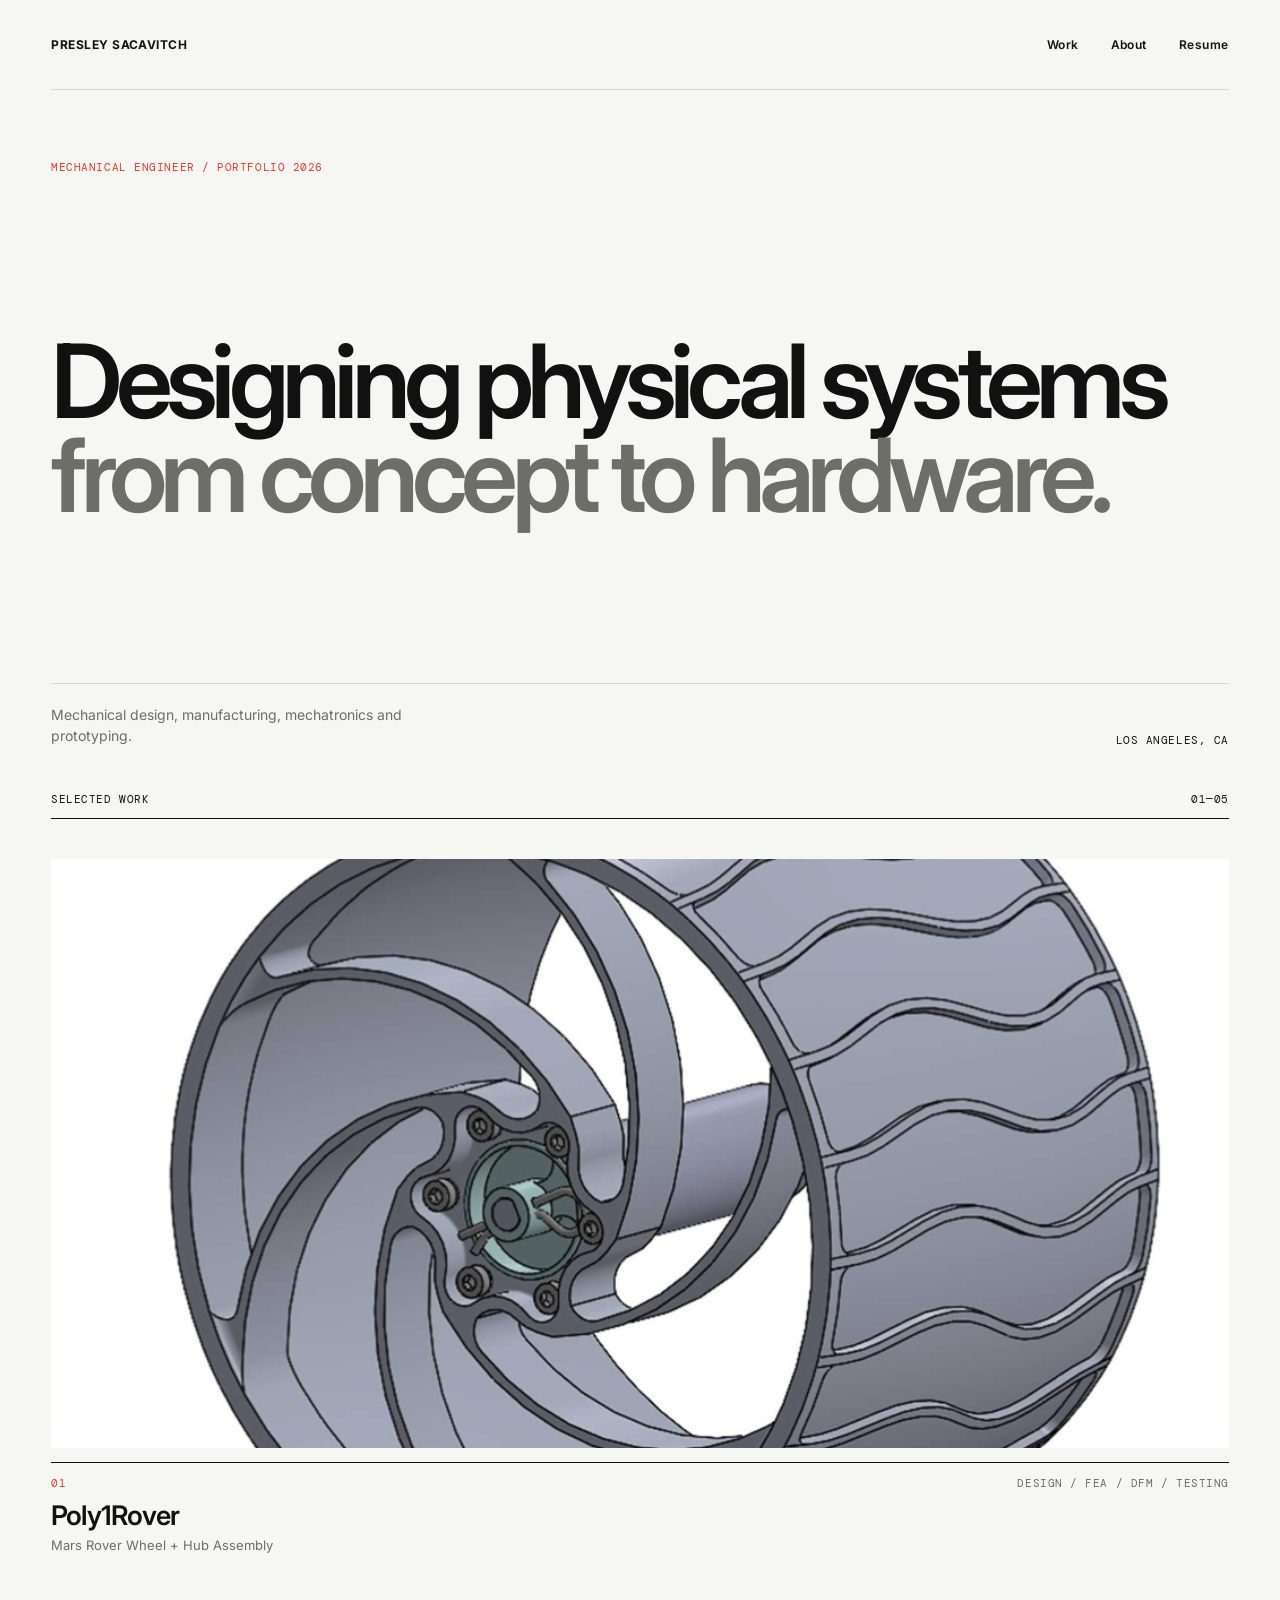
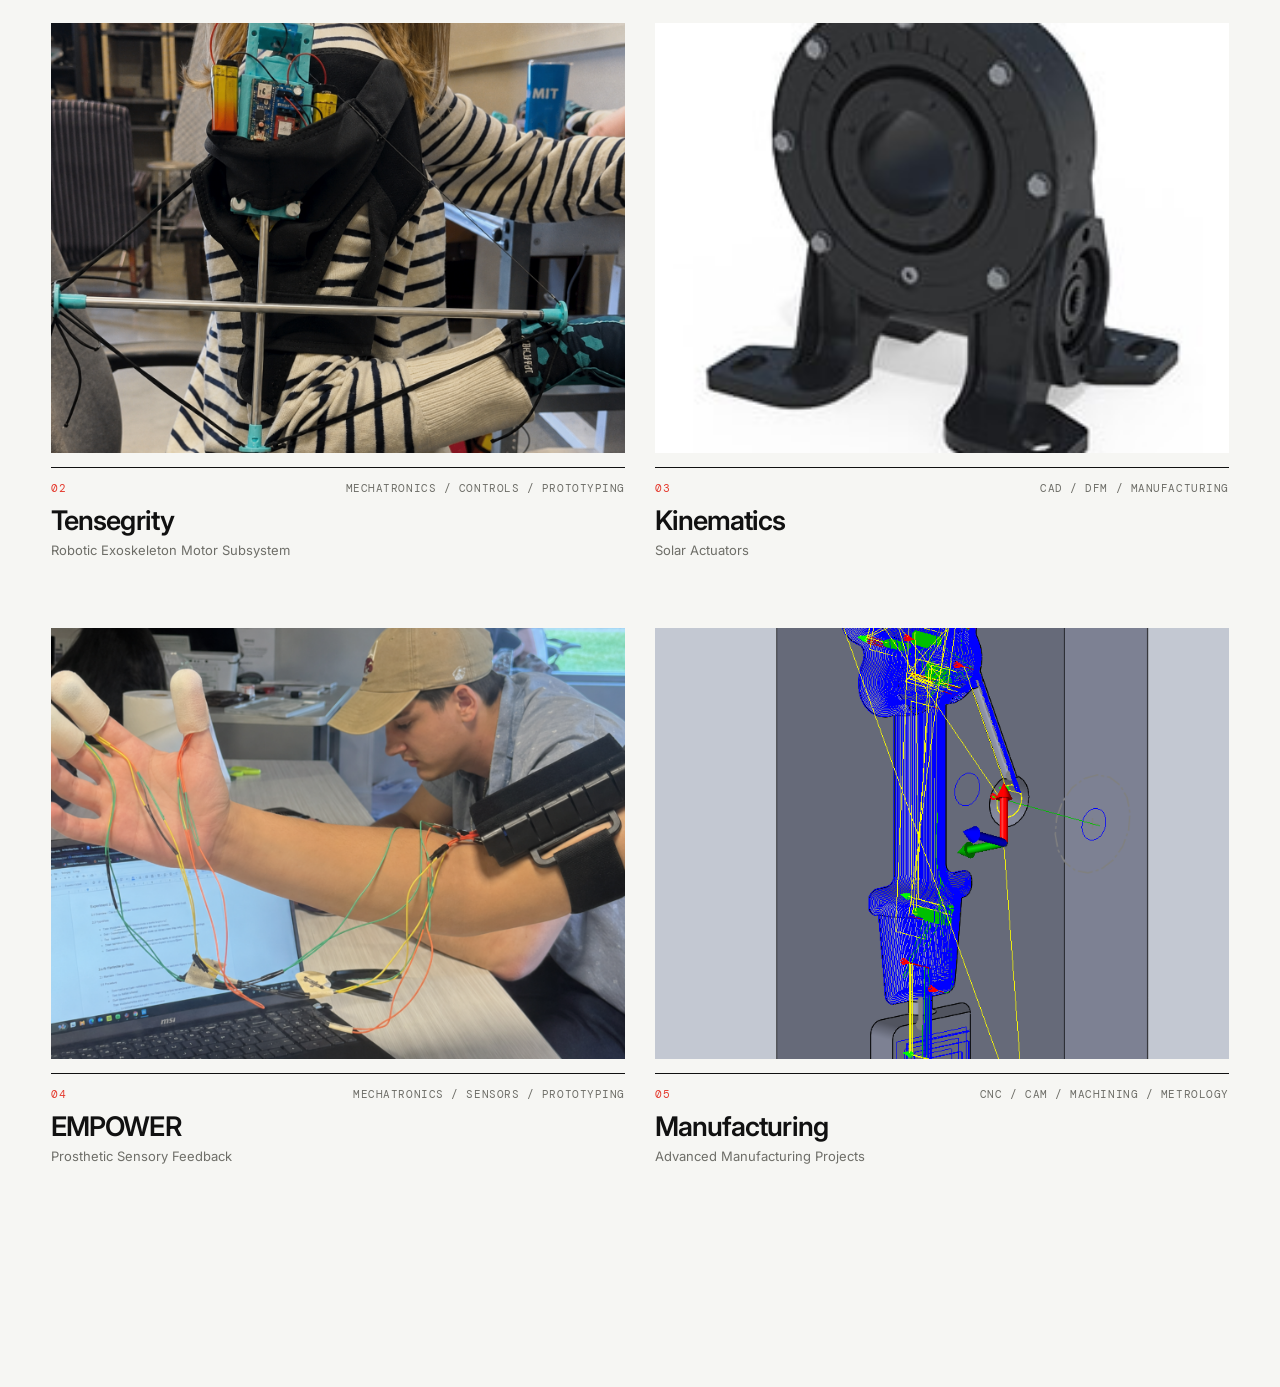
<file: index.html>
<!DOCTYPE html>
<html lang="en">

<head>
  <meta charset="UTF-8">
  <meta name="viewport" content="width=device-width, initial-scale=1.0">

  <title>Presley Sacavitch | Mechanical Engineer</title>

  <link rel="preconnect" href="https://fonts.googleapis.com">
  <link rel="preconnect" href="https://fonts.gstatic.com" crossorigin>

  <link
    href="https://fonts.googleapis.com/css2?family=DM+Mono:wght@300;400;500&family=Inter:wght@400;500;600;700&display=swap"
    rel="stylesheet"
  >

  <link rel="stylesheet" href="css/styles.css">
</head>

<body>

  <header class="site-header">
    <a class="name" href="/">PRESLEY SACAVITCH</a>

    <nav>
      <a href="#work">Work</a>
      <a href="#about">About</a>
      <a href="resume.pdf">Resume</a>
    </nav>
  </header>


  <main>

    <section class="hero">
      <div class="eyebrow">MECHANICAL ENGINEER / PORTFOLIO 2026</div>

      <h1>
        Designing physical systems
        <span>from concept to hardware.</span>
      </h1>

      <div class="hero-bottom">
        <p>
          Mechanical design, manufacturing,
          mechatronics and prototyping.
        </p>

        <div class="location">LOS ANGELES, CA</div>
      </div>
    </section>


    <section class="projects" id="work">

  <div class="section-heading">
    <span>SELECTED WORK</span>
    <span>01—05</span>
  </div>


  <!-- =====================================
       01 / POLY1ROVER — FEATURED
       ===================================== -->

  <a href="projects/poly1rover.html" class="project-link">

    <article class="project project-featured">

      <div class="project-image">
        <img
          src="assets/rover/hero.png"
          alt="Poly1Rover wheel and hub assembly"
        >
      </div>

      <div class="project-info">

        <div>
          <span class="project-number">01</span>
          <h2>Poly1Rover</h2>
          <p>Mars Rover Wheel + Hub Assembly</p>
        </div>

        <span class="project-tags">
          DESIGN / FEA / DFM / TESTING
        </span>

      </div>

    </article>

  </a>



  <!-- =====================================
       SMALLER PROJECT GRID
       ===================================== -->

  <div class="project-grid">


    <!-- =====================================
         02 / TENSEGRITY
         ===================================== -->

    <a href="projects/tensegrity.html" class="project-link">

      <article class="project">

        <div class="project-image">
          <img
            src="assets/tensegrity/exoskel-arm.png"
            alt="Tensegrity robotic exoskeleton prototype"
          >
        </div>

        <div class="project-info">

          <div>
            <span class="project-number">02</span>
            <h2>Tensegrity</h2>
            <p>Robotic Exoskeleton Motor Subsystem</p>
          </div>

          <span class="project-tags">
            MECHATRONICS / CONTROLS / PROTOTYPING
          </span>

        </div>

      </article>

    </a>



    <!-- =====================================
         03 / KINEMATICS
         ===================================== -->

    <a href="projects/kinematics.html" class="project-link">

      <article class="project">

        <div class="project-image">
          <img
            src="assets/kinematics/ST6.jpg"
            alt="Kinematics ST Series"
          >
        </div>

        <div class="project-info">

          <div>
            <span class="project-number">03</span>
            <h2>Kinematics</h2>
            <p>Solar Actuators</p>
          </div>

          <span class="project-tags">
            CAD / DFM / MANUFACTURING
          </span>

        </div>

      </article>

    </a>



    <!-- =====================================
         04 / EMPOWER
         ===================================== -->

    <a href="projects/empower.html" class="project-link">

      <article class="project">

        <div class="project-image">
        <img
          src="assets/empower/sensory-feedback-full.png"
          alt="EMPOWER prosthetic sensory feedback system"
        >
      </div>

        <div class="project-info">

          <div>
            <span class="project-number">04</span>
            <h2>EMPOWER</h2>
            <p>Prosthetic Sensory Feedback</p>
          </div>

          <span class="project-tags">
            MECHATRONICS / SENSORS / PROTOTYPING
          </span>

        </div>

      </article>

    </a>



    <!-- =====================================
         05 / MANUFACTURING
         ===================================== -->

    <a href="projects/manufacturing.html" class="project-link">

      <article class="project">

        <div class="project-image">
        <img
          src="assets/manufacturing/mold-toolpath.png"
          alt="Toolpath for injectionmold manufacturing"
        >
      </div>

        <div class="project-info">

          <div>
            <span class="project-number">05</span>
            <h2>Manufacturing</h2>
            <p>Advanced Manufacturing Projects</p>
          </div>

          <span class="project-tags">
            CNC / CAM / MACHINING / METROLOGY
          </span>

        </div>

      </article>

    </a>


  </div>

</section>
</file>
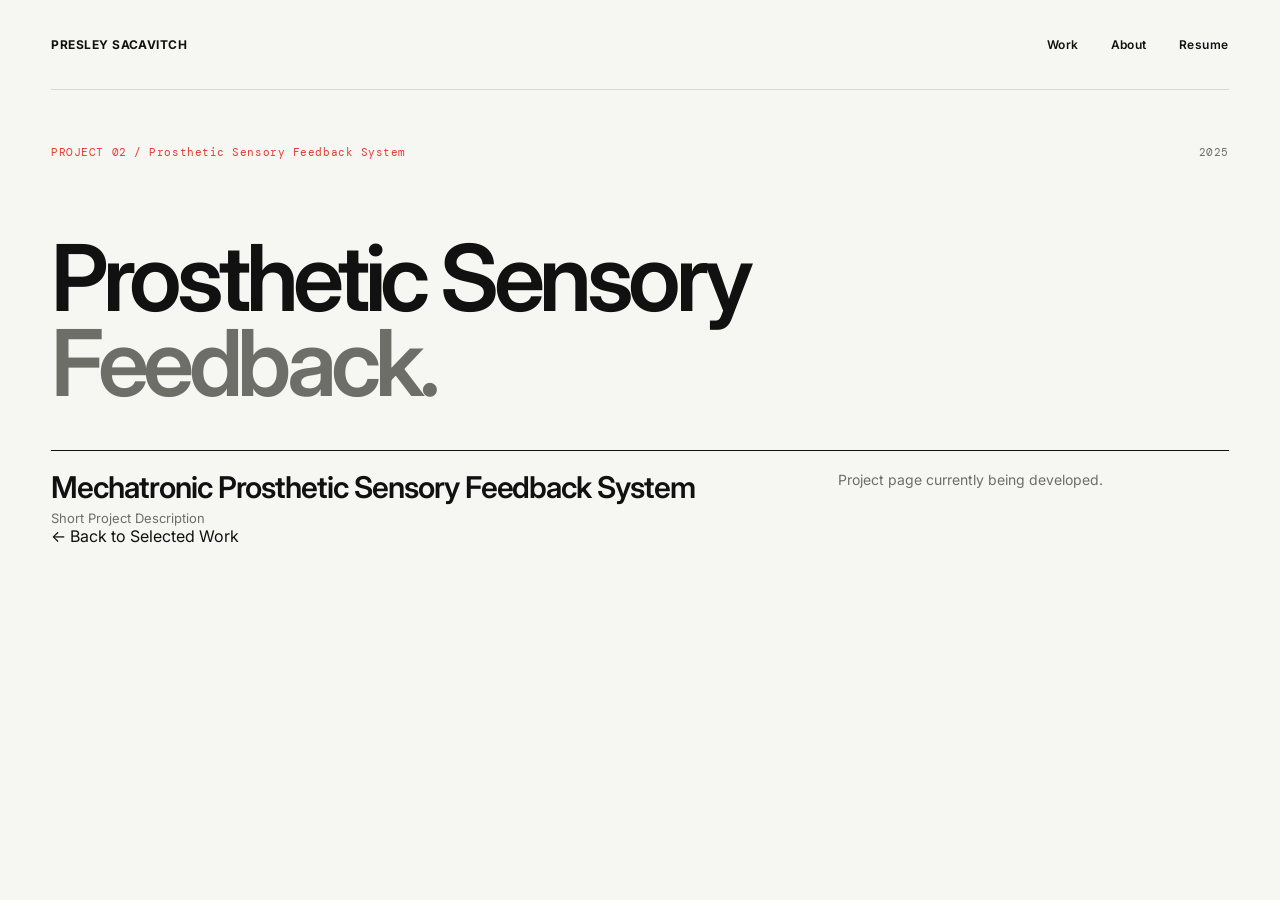
<file: projects/empower.html>
<!DOCTYPE html>
<html lang="en">

<head>
  <meta charset="UTF-8">
  <meta name="viewport" content="width=device-width, initial-scale=1.0">

  <title>PROJECT NAME | Presley Sacavitch</title>

  <link rel="preconnect" href="https://fonts.googleapis.com">
  <link rel="preconnect" href="https://fonts.gstatic.com" crossorigin>

  <link
    href="https://fonts.googleapis.com/css2?family=DM+Mono:wght@300;400;500&family=Inter:wght@400;500;600;700&display=swap"
    rel="stylesheet"
  >

  <link rel="stylesheet" href="../css/styles.css">
</head>


<body>

  <header class="site-header">

    <a class="name" href="../index.html">
      PRESLEY SACAVITCH
    </a>

    <nav>
      <a href="../index.html#work">Work</a>
      <a href="../index.html#about">About</a>
      <a href="../resume.pdf">Resume</a>
    </nav>

  </header>


  <main>

    <section class="case-hero">

      <div class="case-hero-top">
        <span class="eyebrow">PROJECT 02 / Prosthetic Sensory Feedback System</span>
        <span class="case-year">2025</span>
      </div>


      <h1 class="case-title">
        Prosthetic Sensory
        <span>Feedback.</span>
      </h1>


      <div class="case-intro">

        <div>
          <h2>Mechatronic Prosthetic Sensory Feedback System</h2>
          <p>Short Project Description</p>
        </div>

        <p class="case-description">
          Project page currently being developed.
        </p>

      </div>


      <a href="../index.html#work">
        ← Back to Selected Work
      </a>

    </section>

  </main>

</body>

</html>
</file>
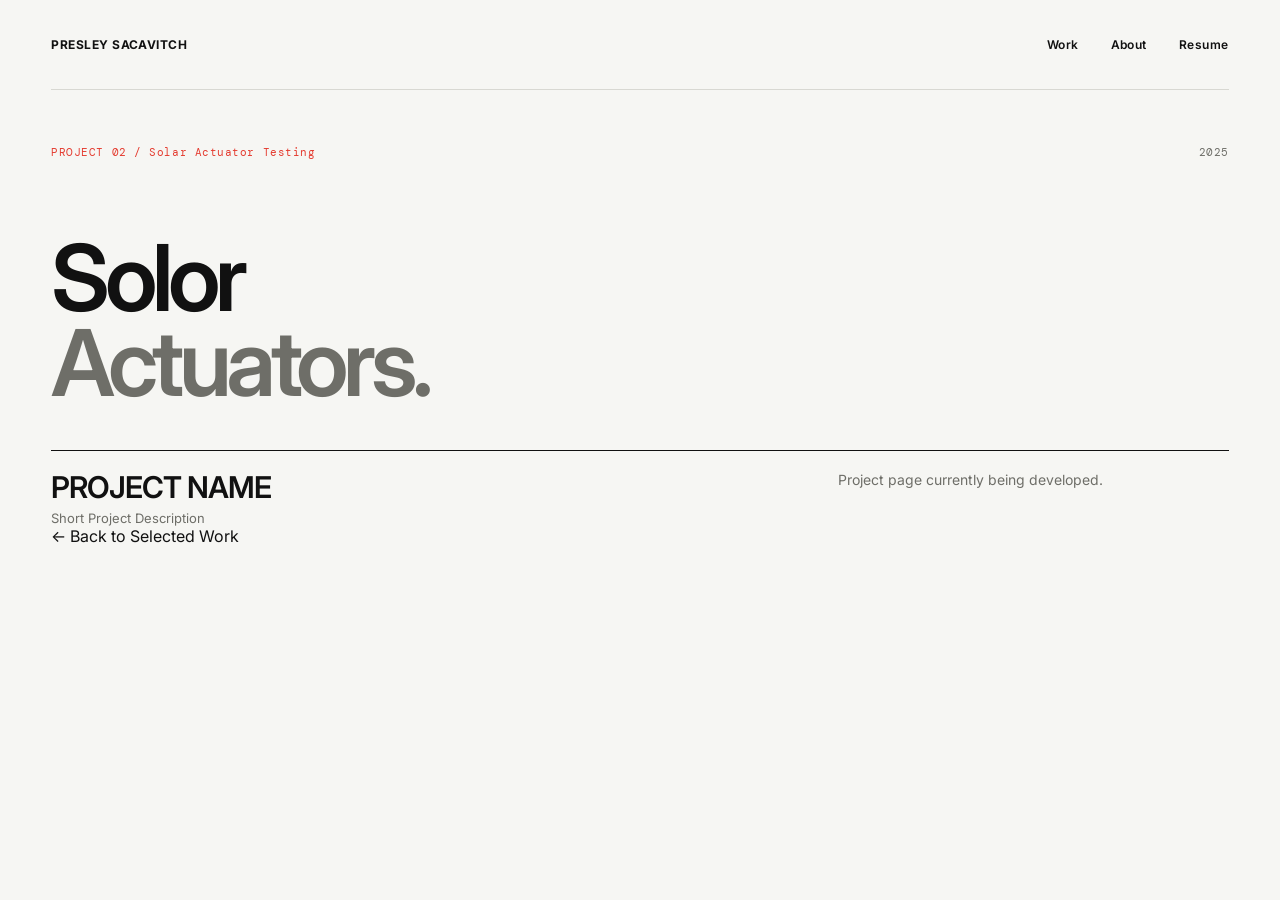
<file: projects/kinematics.html>
<!DOCTYPE html>
<html lang="en">

<head>
  <meta charset="UTF-8">
  <meta name="viewport" content="width=device-width, initial-scale=1.0">

  <title>PROJECT NAME | Presley Sacavitch</title>

  <link rel="preconnect" href="https://fonts.googleapis.com">
  <link rel="preconnect" href="https://fonts.gstatic.com" crossorigin>

  <link
    href="https://fonts.googleapis.com/css2?family=DM+Mono:wght@300;400;500&family=Inter:wght@400;500;600;700&display=swap"
    rel="stylesheet"
  >

  <link rel="stylesheet" href="../css/styles.css">
</head>


<body>

  <header class="site-header">

    <a class="name" href="../index.html">
      PRESLEY SACAVITCH
    </a>

    <nav>
      <a href="../index.html#work">Work</a>
      <a href="../index.html#about">About</a>
      <a href="../resume.pdf">Resume</a>
    </nav>

  </header>


  <main>

    <section class="case-hero">

      <div class="case-hero-top">
        <span class="eyebrow">PROJECT 02 / Solar Actuator Testing</span>
        <span class="case-year">2025</span>
      </div>


      <h1 class="case-title">
        Solor
        <span>Actuators.</span>
      </h1>


      <div class="case-intro">

        <div>
          <h2>PROJECT NAME</h2>
          <p>Short Project Description</p>
        </div>

        <p class="case-description">
          Project page currently being developed.
        </p>

      </div>


      <a href="../index.html#work">
        ← Back to Selected Work
      </a>

    </section>

  </main>

</body>

</html>
</file>
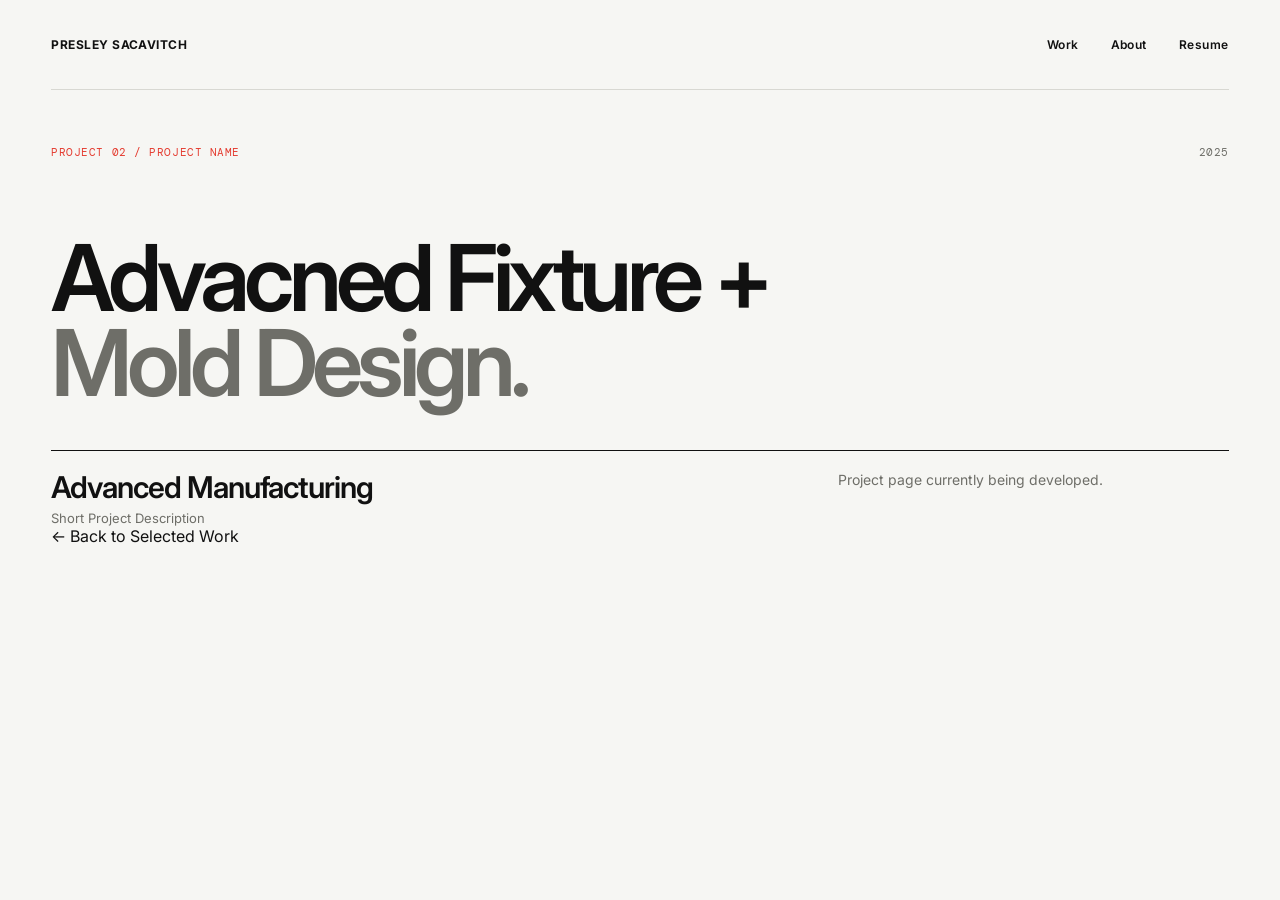
<file: projects/manufacturing.html>
<!DOCTYPE html>
<html lang="en">

<head>
  <meta charset="UTF-8">
  <meta name="viewport" content="width=device-width, initial-scale=1.0">

  <title>PROJECT NAME | Presley Sacavitch</title>

  <link rel="preconnect" href="https://fonts.googleapis.com">
  <link rel="preconnect" href="https://fonts.gstatic.com" crossorigin>

  <link
    href="https://fonts.googleapis.com/css2?family=DM+Mono:wght@300;400;500&family=Inter:wght@400;500;600;700&display=swap"
    rel="stylesheet"
  >

  <link rel="stylesheet" href="../css/styles.css">
</head>


<body>

  <header class="site-header">

    <a class="name" href="../index.html">
      PRESLEY SACAVITCH
    </a>

    <nav>
      <a href="../index.html#work">Work</a>
      <a href="../index.html#about">About</a>
      <a href="../resume.pdf">Resume</a>
    </nav>

  </header>


  <main>

    <section class="case-hero">

      <div class="case-hero-top">
        <span class="eyebrow">PROJECT 02 / PROJECT NAME</span>
        <span class="case-year">2025</span>
      </div>


      <h1 class="case-title">
        Advacned Fixture +
        <span>Mold Design.</span>
      </h1>


      <div class="case-intro">

        <div>
          <h2>Advanced Manufacturing</h2>
          <p>Short Project Description</p>
        </div>

        <p class="case-description">
          Project page currently being developed.
        </p>

      </div>


      <a href="../index.html#work">
        ← Back to Selected Work
      </a>

    </section>

  </main>

</body>

</html>
</file>
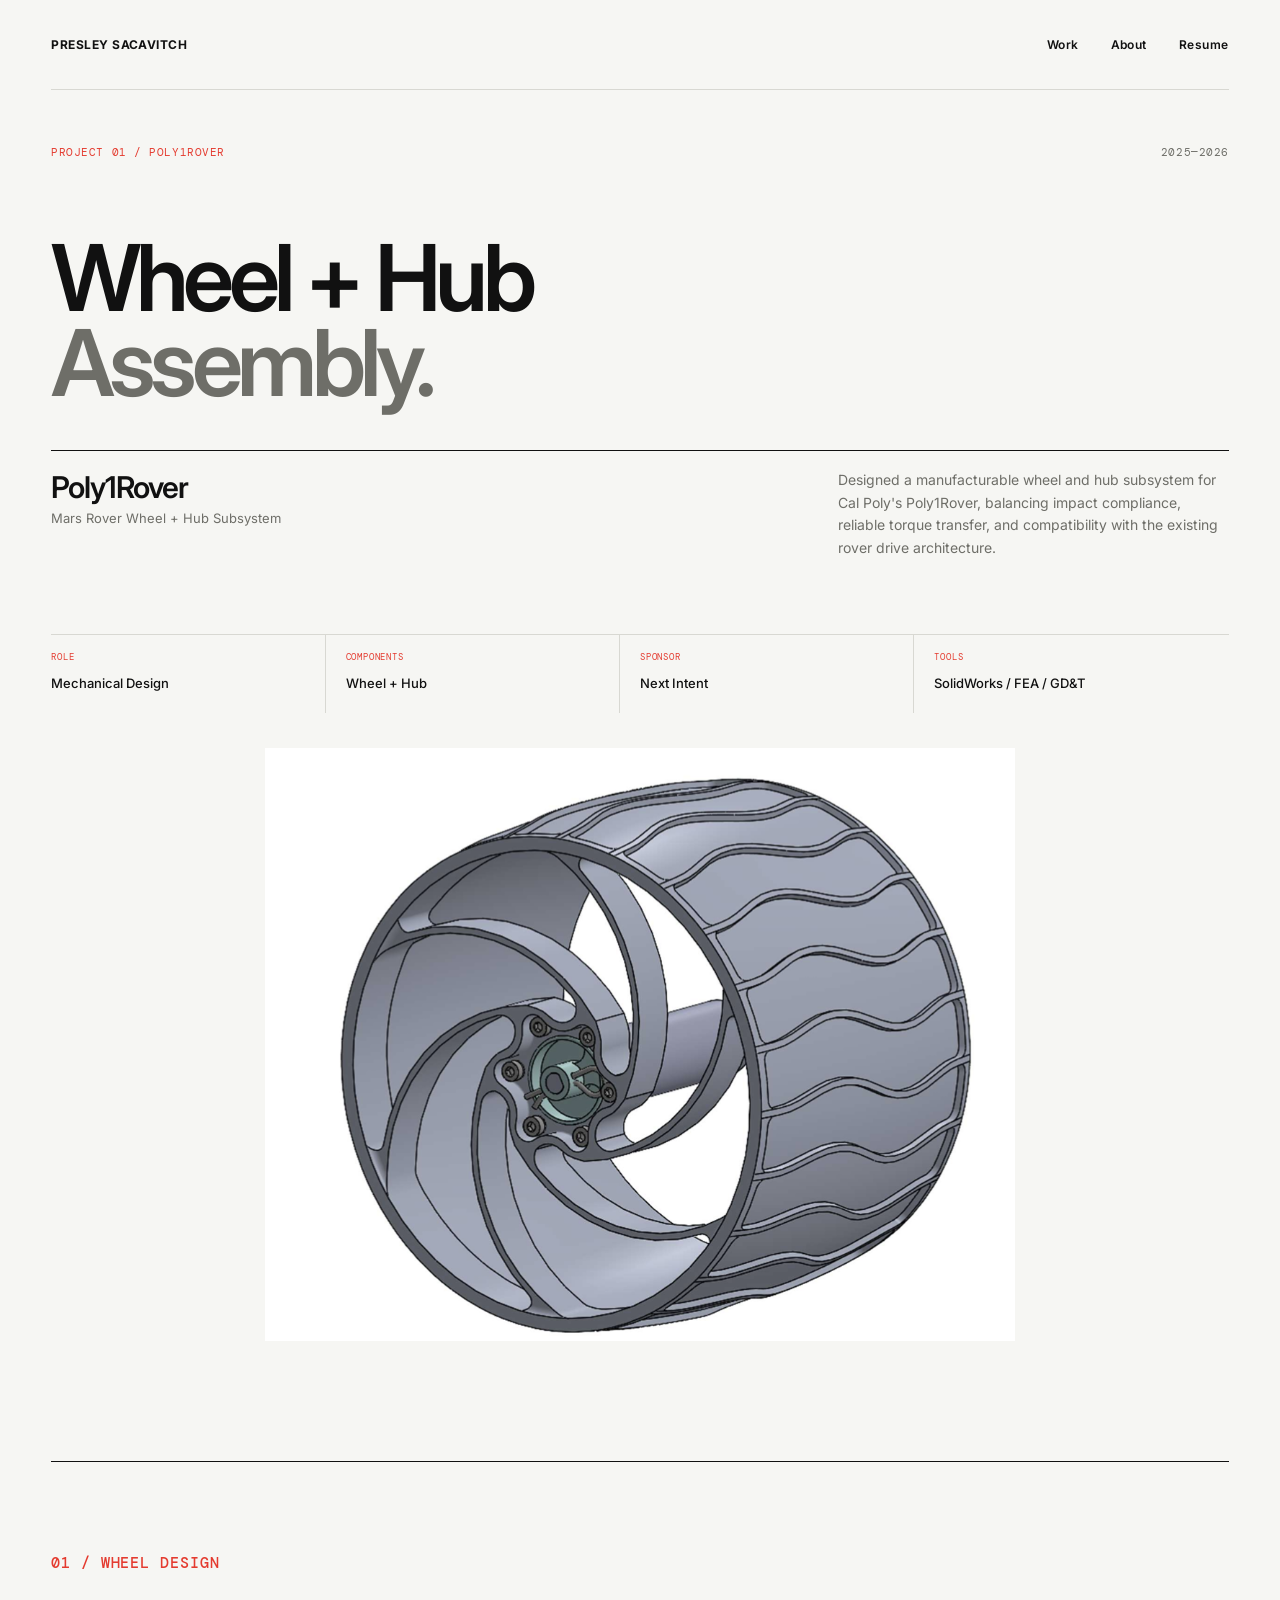
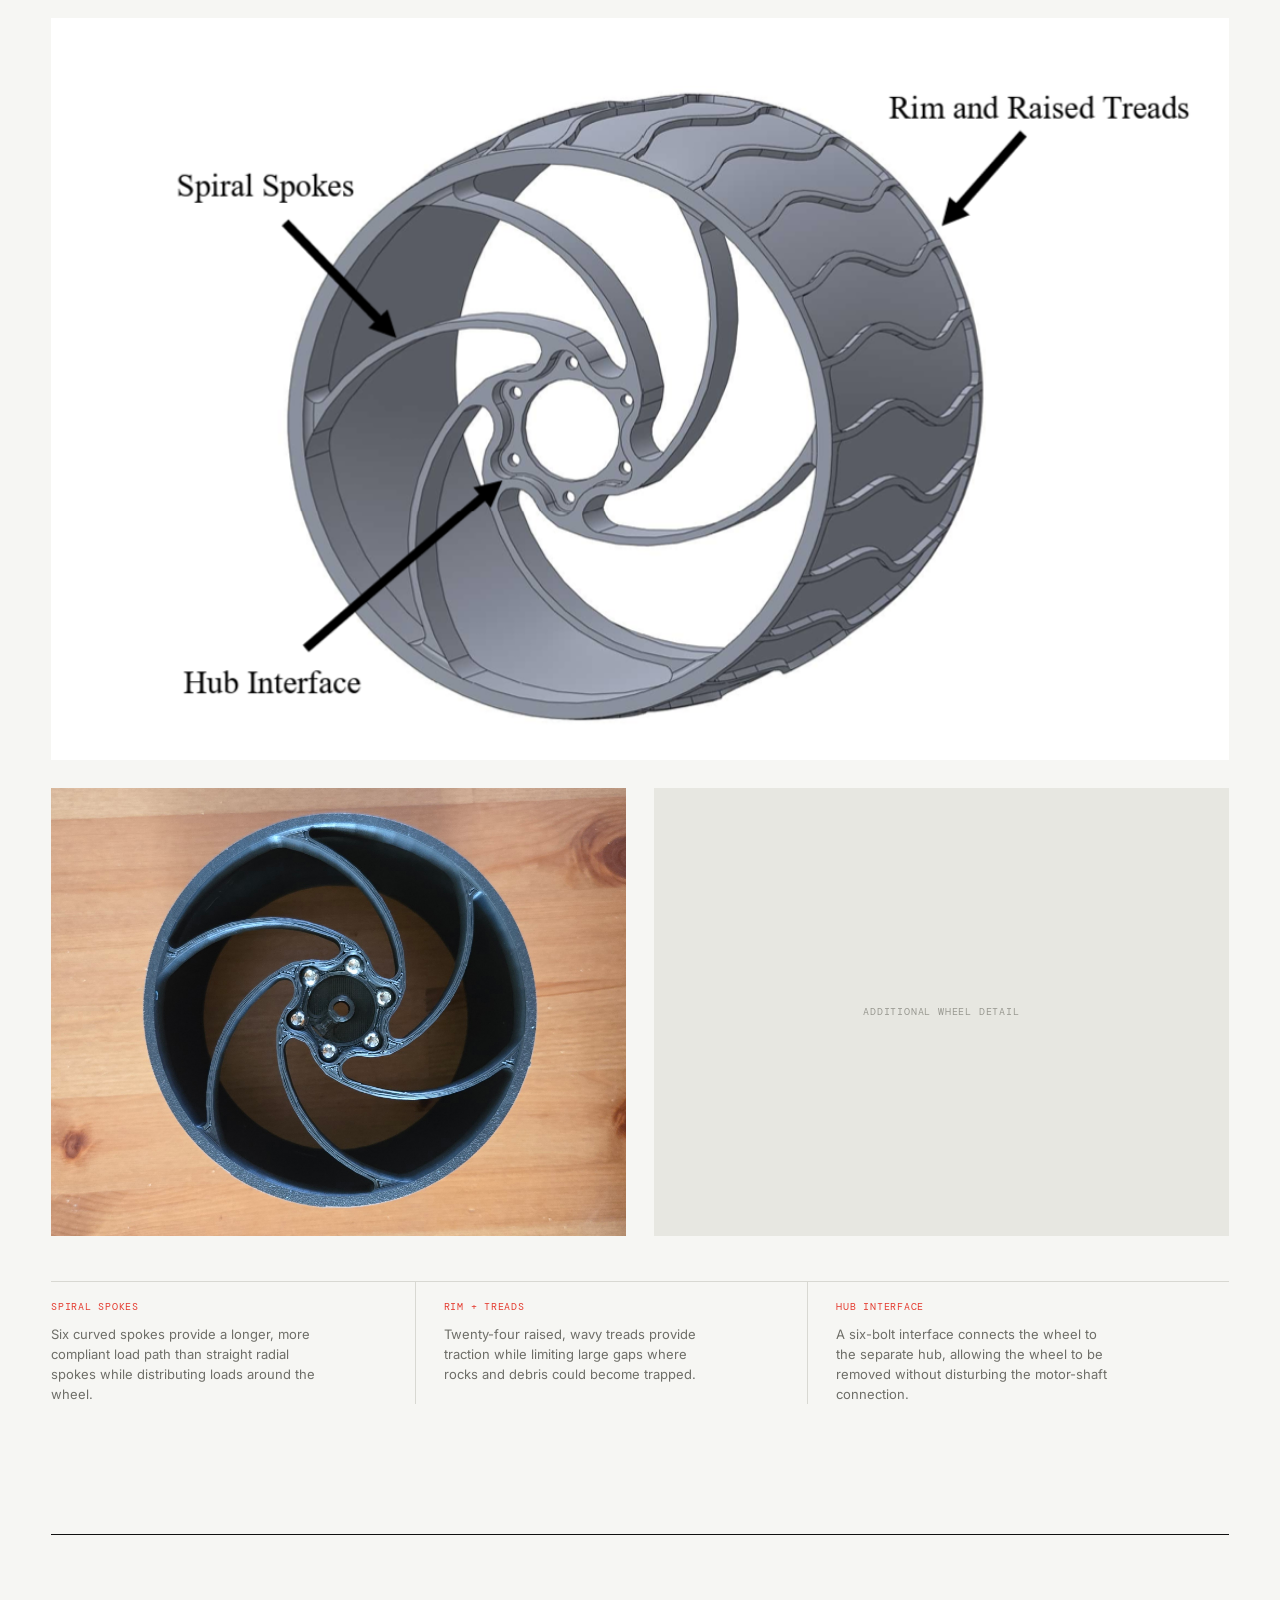
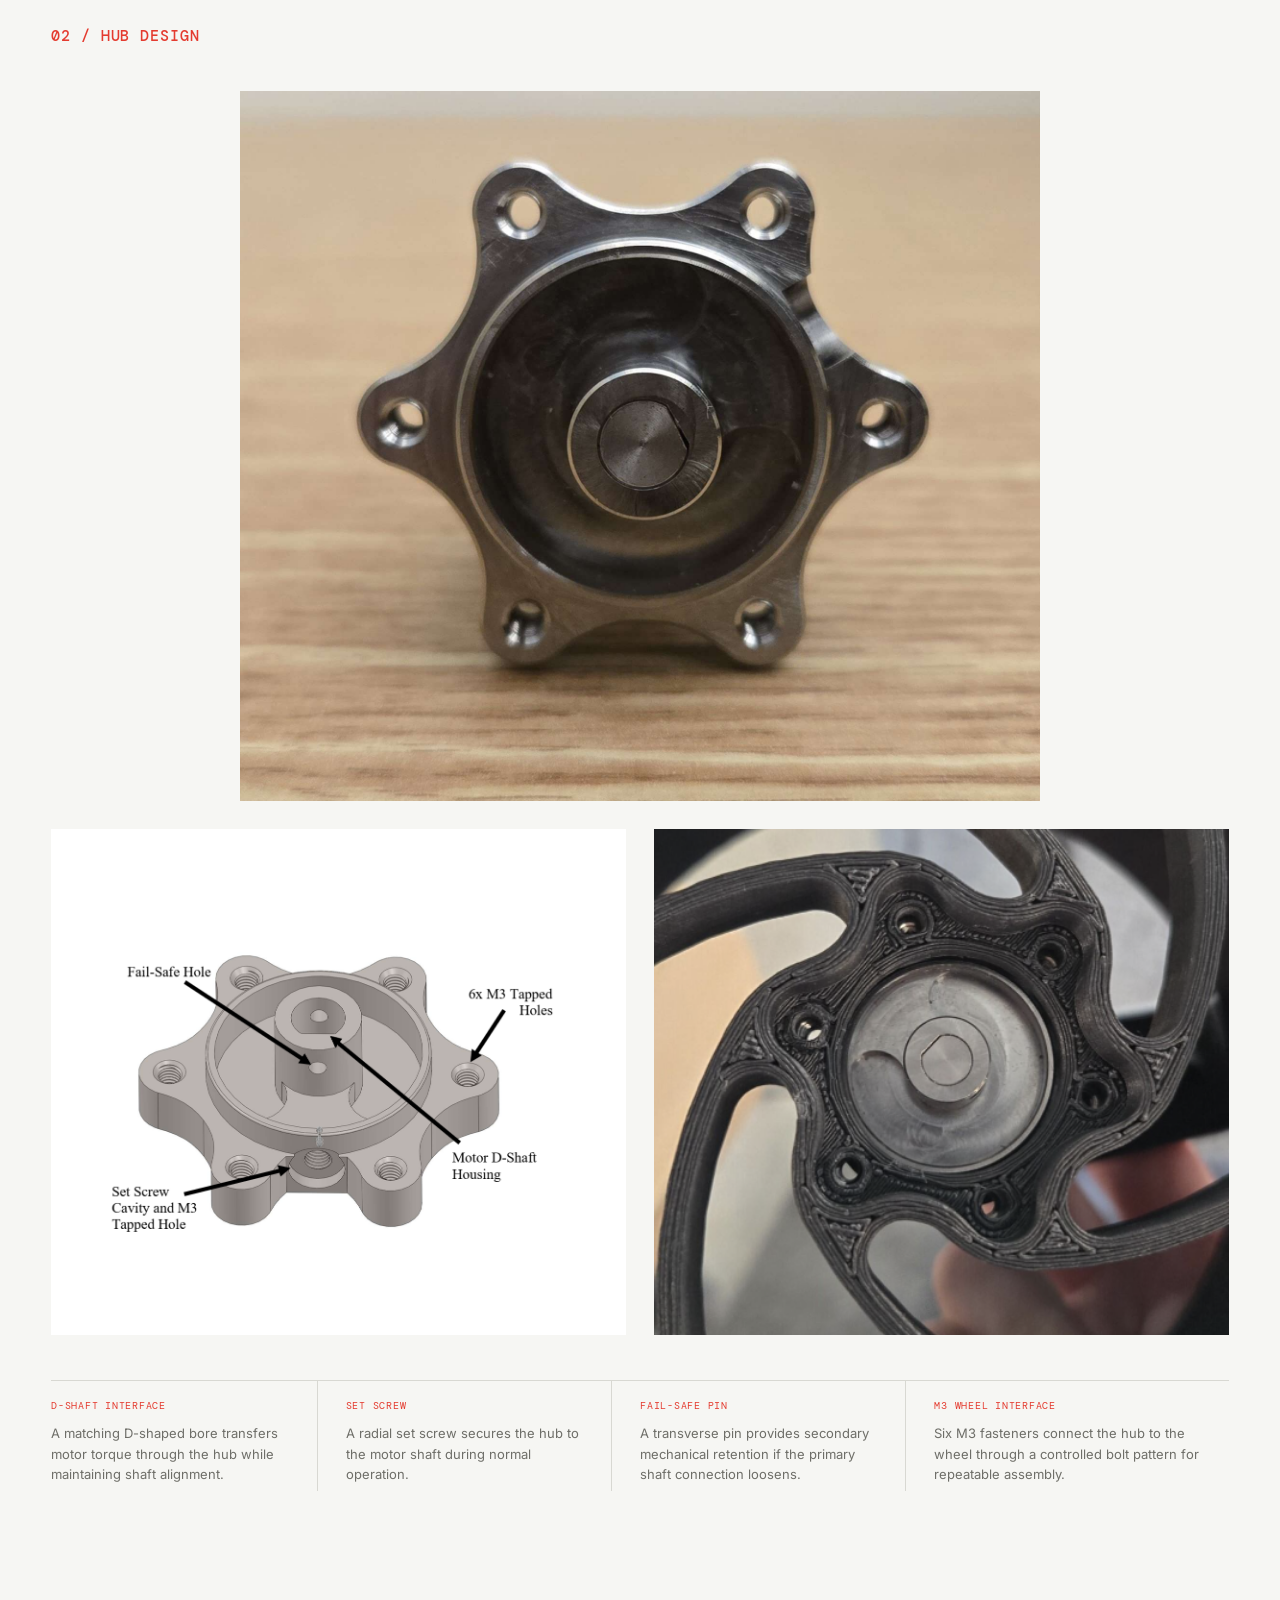
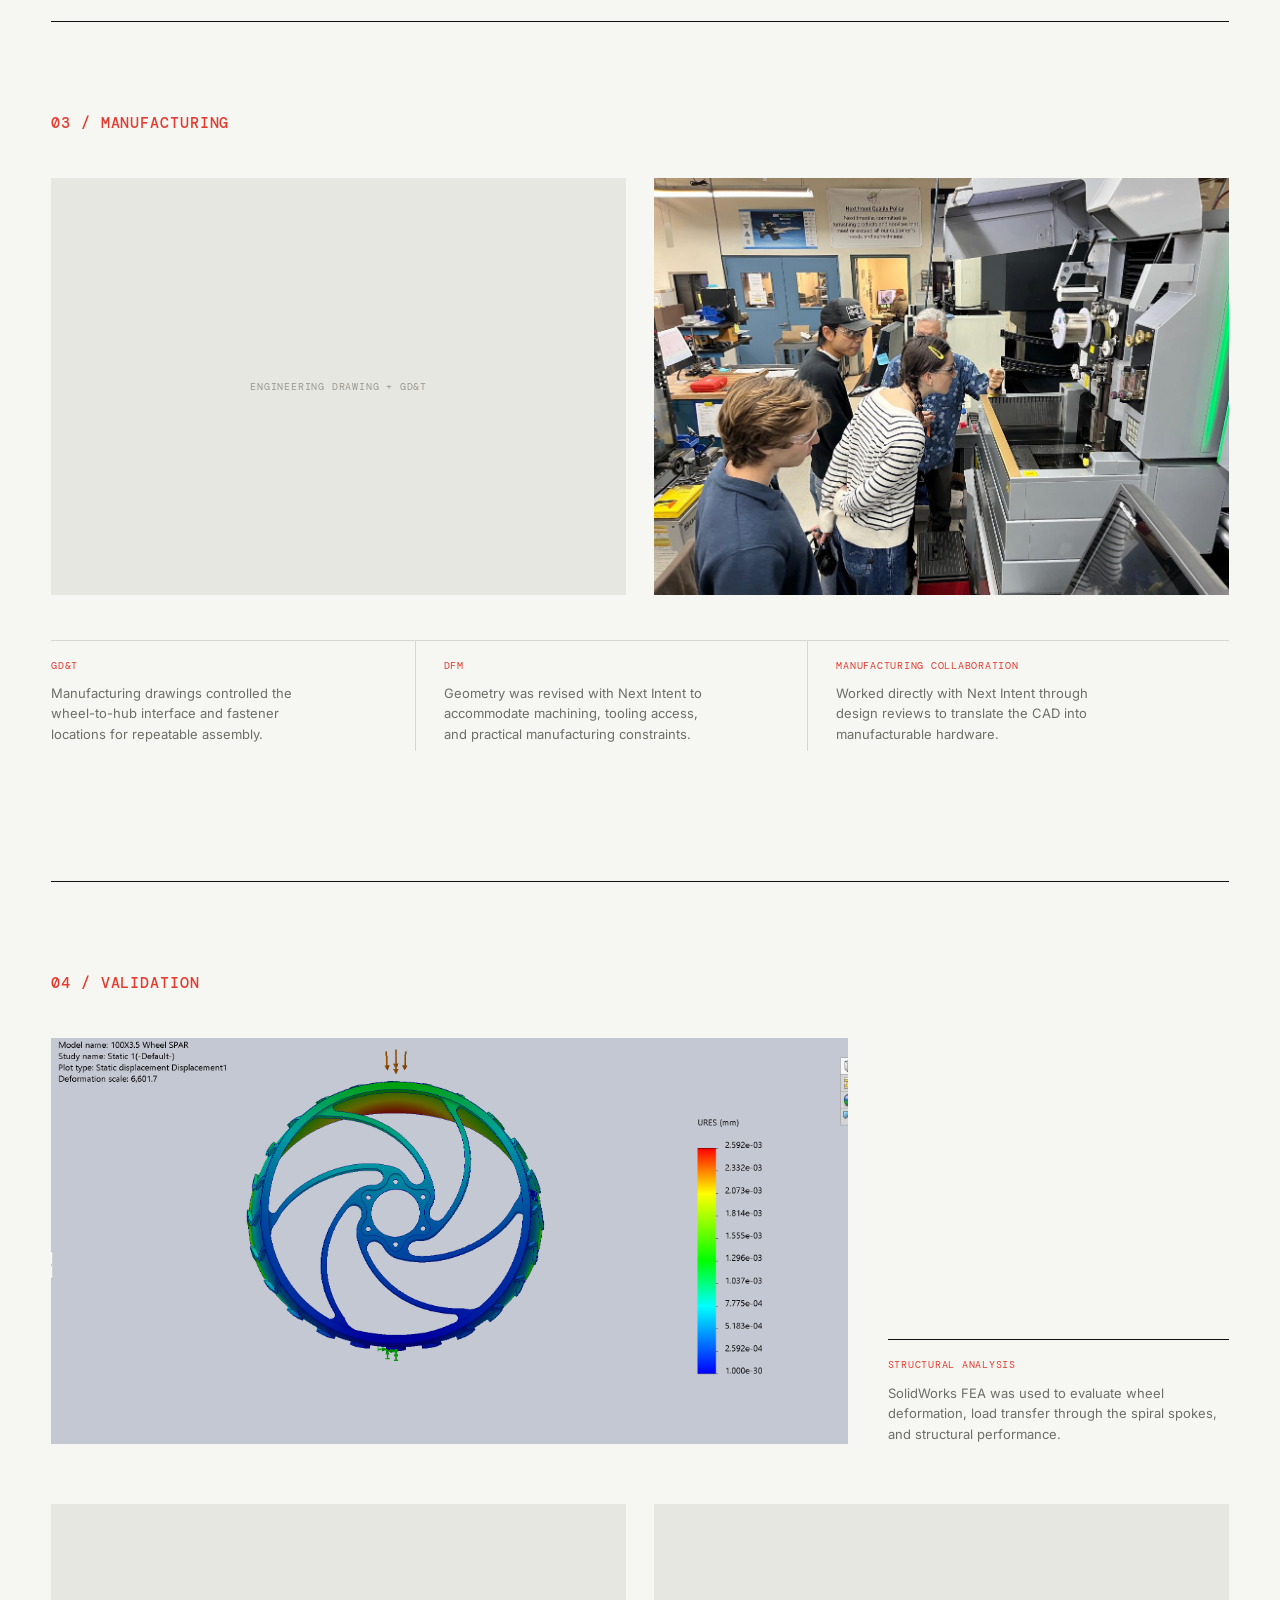
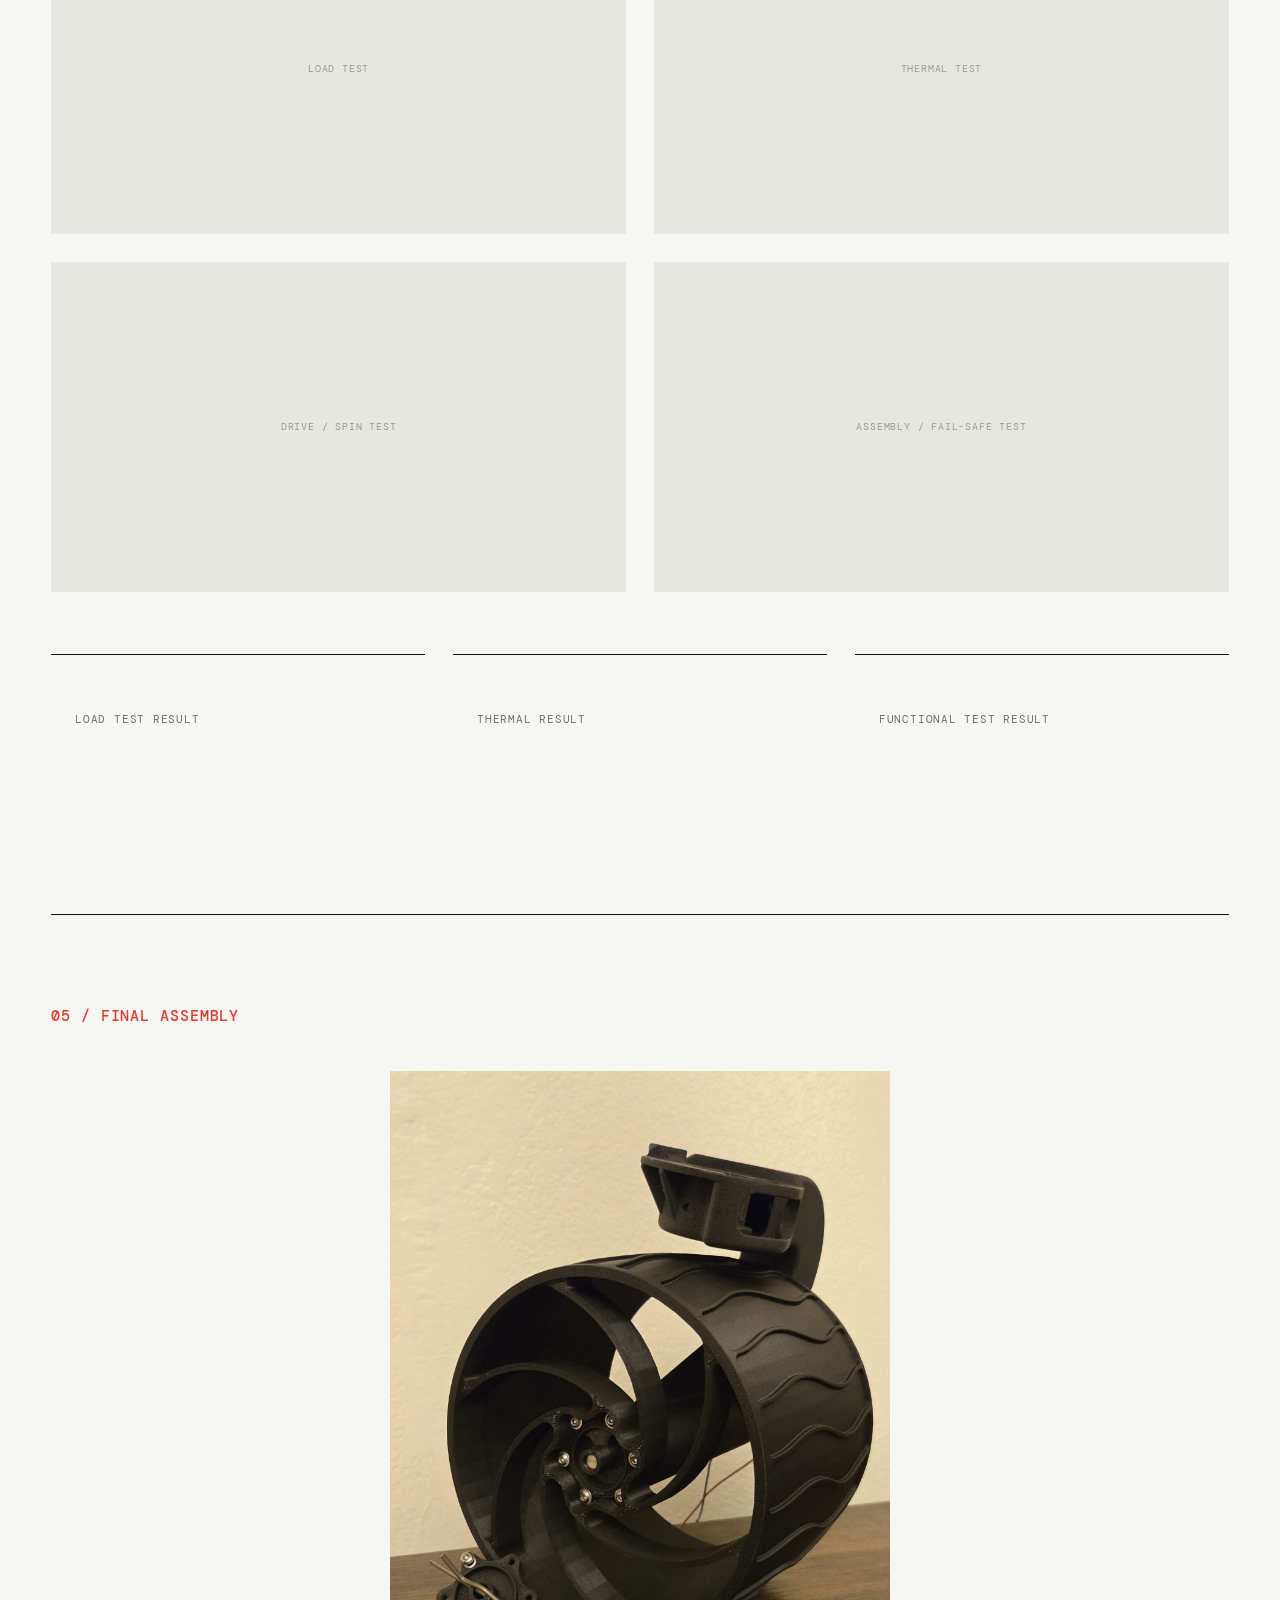
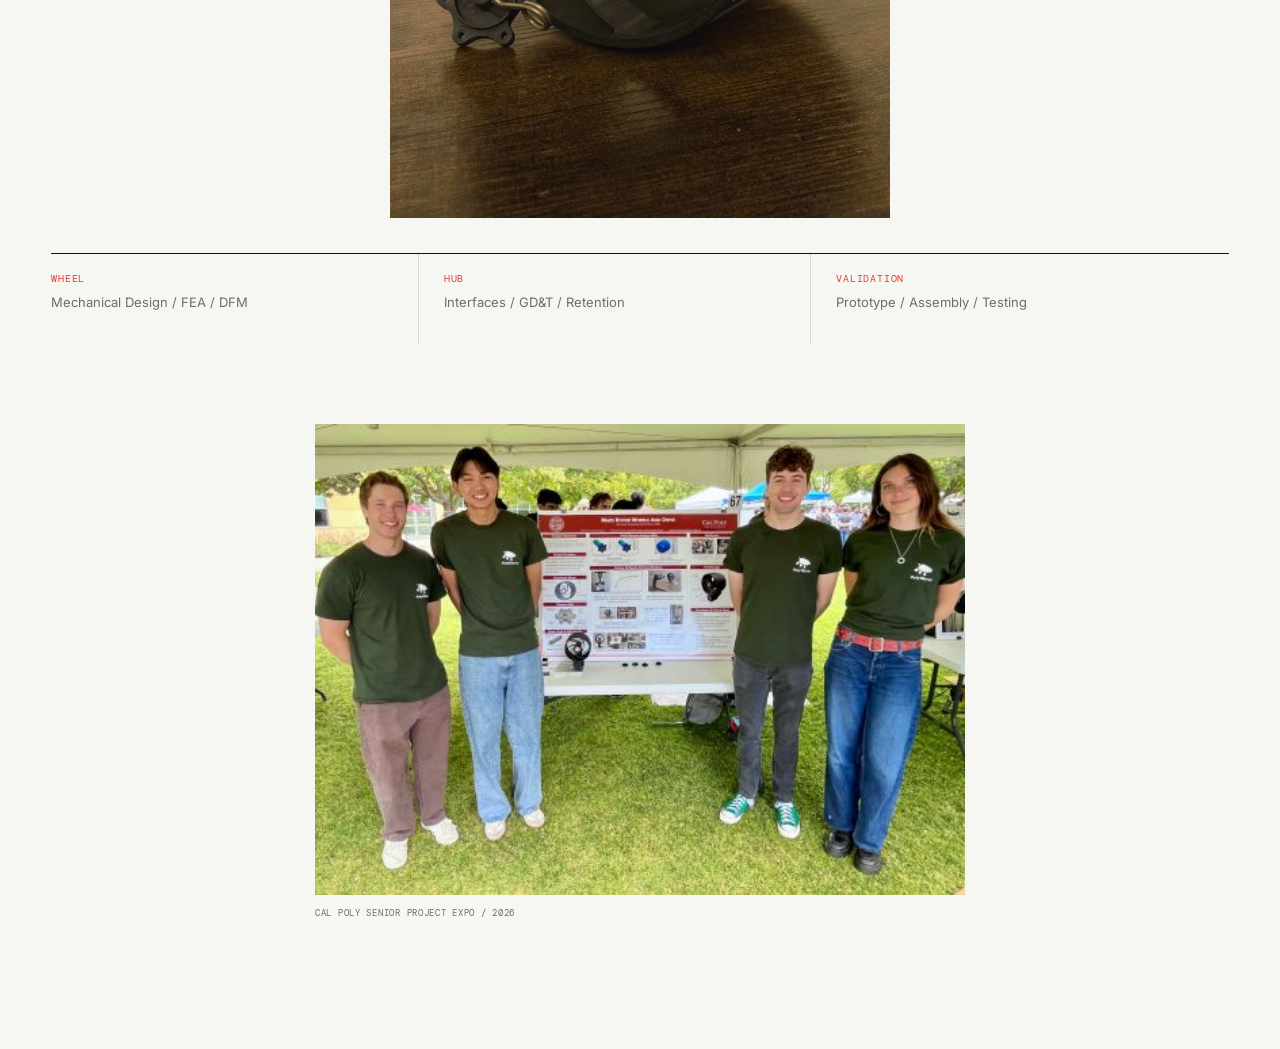
<file: projects/poly1rover.html>
<!DOCTYPE html>
<html lang="en">

<head>
  <meta charset="UTF-8">
  <meta name="viewport" content="width=device-width, initial-scale=1.0">

  <title>Poly1Rover | Presley Sacavitch</title>

  <link rel="preconnect" href="https://fonts.googleapis.com">
  <link rel="preconnect" href="https://fonts.gstatic.com" crossorigin>

  <link
    href="https://fonts.googleapis.com/css2?family=DM+Mono:wght@300;400;500&family=Inter:wght@400;500;600;700&display=swap"
    rel="stylesheet"
  >

  <link rel="stylesheet" href="../css/styles.css">
</head>

<body>

  <header class="site-header">
    <a class="name" href="../index.html">PRESLEY SACAVITCH</a>

    <nav>
      <a href="../index.html#work">Work</a>
      <a href="../index.html#about">About</a>
      <a href="../resume.pdf">Resume</a>
    </nav>
  </header>

  <main class="case-study">

    <!-- =====================================
        HERO
        ===================================== -->

    <section class="case-hero">

      <div class="case-hero-top">
        <span class="eyebrow">PROJECT 01 / POLY1ROVER</span>
        <span class="case-year">2025—2026</span>
      </div>

      <h1 class="case-title">
        Wheel + Hub
        <span>Assembly.</span>
      </h1>


      <div class="case-intro">

        <div>
          <h2>Poly1Rover</h2>
          <p>Mars Rover Wheel + Hub Subsystem</p>
        </div>

        <p class="case-description">
          Designed a manufacturable wheel and hub subsystem for
          Cal Poly's Poly1Rover, balancing impact compliance,
          reliable torque transfer, and compatibility with the
          existing rover drive architecture.
        </p>

      </div>


      <div class="case-meta">

        <div class="case-meta-item">
          <span>ROLE</span>
          <strong>Mechanical Design</strong>
        </div>

        <div class="case-meta-item">
          <span>COMPONENTS</span>
          <strong>Wheel + Hub</strong>
        </div>

        <div class="case-meta-item">
          <span>SPONSOR</span>
          <strong>Next Intent</strong>
        </div>

        <div class="case-meta-item">
          <span>TOOLS</span>
          <strong>SolidWorks / FEA / GD&T</strong>
        </div>

      </div>


      <div class="case-hero-image">
        <img
          src="../assets/rover/hero.png"
          alt="Poly1Rover wheel and hub drive assembly"
        >
      </div>

    </section>




    <!-- =====================================
      01 / WHEEL DESIGN
      ===================================== -->

  <section class="case-section wheel-section">

    <div class="case-section-label">
      <span>01 / WHEEL DESIGN</span>

    </div>


    <!-- MAIN WHEEL CAD IMAGE -->
    <div class="case-media media-large">
      <img
        src="../assets/rover/wheel/wheel-annotated.png"
        alt="Annotated CAD model showing the Poly1Rover spiral spokes, raised treads, and hub interface"
      >
    </div>


    <!-- SUPPORTING IMAGES -->
    <div class="media-grid">

      <div class="case-media">
        <img
          src="../assets/rover/wheel/wheel-front-hub.jpg"
          alt="Physical prototype of the Poly1Rover spiral-spoke wheel and hub interface"
        >
      </div>

      <div class="media-placeholder">
        ADDITIONAL WHEEL DETAIL
      </div>

    </div>


    <!-- DESIGN DETAILS -->
    <div class="technical-callouts">

      <div>
        <span>SPIRAL SPOKES</span>
        <p>
          Six curved spokes provide a longer, more compliant load path
          than straight radial spokes while distributing loads around the wheel.
        </p>
      </div>

      <div>
        <span>RIM + TREADS</span>
        <p>
          Twenty-four raised, wavy treads provide traction while limiting
          large gaps where rocks and debris could become trapped.
        </p>
      </div>

      <div>
        <span>HUB INTERFACE</span>
        <p>
          A six-bolt interface connects the wheel to the separate hub,
          allowing the wheel to be removed without disturbing the motor-shaft connection.
        </p>
      </div>

    </div>

  </section>


      <!-- =====================================
      02 / HUB DESIGN
      ===================================== -->

  <section class="case-section hub-section">

    <div class="case-section-label">
      <span>02 / HUB DESIGN</span>
    </div>


    <!-- MAIN MACHINED HUB IMAGE -->
      <div class="case-media media-large hub-main-image">
      <img
        src="../assets/rover/hub/hub-metal-front.jpg"
       alt="Machined Poly1Rover titanium hub"
      >
    </div>


    <!-- SUPPORTING HUB IMAGES -->
    <div class="media-grid">

      <div class="case-media">
        <img
          src="../assets/rover/hub/hub-annotated.png"
          alt="Annotated CAD model of the Poly1Rover wheel hub"
        >
      </div>

      <div class="case-media">
        <img
          src="../assets/rover/hub/hub-on-wheel.png"
          alt="Poly1Rover hub installed in the wheel prototype"
        >
      </div>

    </div>


    <!-- HUB DESIGN DETAILS -->
    <div class="technical-callouts">

      <div>
        <span>D-SHAFT INTERFACE</span>
        <p>
          A matching D-shaped bore transfers motor torque
          through the hub while maintaining shaft alignment.
        </p>
      </div>

      <div>
        <span>SET SCREW</span>
        <p>
          A radial set screw secures the hub to the motor shaft
          during normal operation.
        </p>
      </div>

      <div>
        <span>FAIL-SAFE PIN</span>
        <p>
          A transverse pin provides secondary mechanical retention
          if the primary shaft connection loosens.
        </p>
      </div>

      <div>
        <span>M3 WHEEL INTERFACE</span>
        <p>
          Six M3 fasteners connect the hub to the wheel through
          a controlled bolt pattern for repeatable assembly.
        </p>
      </div>

    </div>

  </section>

 <!-- =====================================
    03 / MANUFACTURING
    ===================================== -->

<section class="case-section manufacturing-section">

  <div class="case-section-label">
    <span>03 / MANUFACTURING</span>
  </div>


  <div class="media-grid">

    <!-- ADD ENGINEERING DRAWING HERE LATER -->
    <div class="media-placeholder">
      ENGINEERING DRAWING + GD&T
    </div>


    <!-- NEXT INTENT MANUFACTURING VISIT -->
    <div class="case-media manufacturing-visit">
      <img
        src="../assets/rover/nextintent-visit.jpg"
        alt="Poly1Rover team reviewing manufacturing equipment at Next Intent"
      >
    </div>

  </div>


  <div class="technical-callouts">

    <div>
      <span>GD&T</span>
      <p>
        Manufacturing drawings controlled the wheel-to-hub interface
        and fastener locations for repeatable assembly.
      </p>
    </div>

    <div>
      <span>DFM</span>
      <p>
        Geometry was revised with Next Intent to accommodate machining,
        tooling access, and practical manufacturing constraints.
      </p>
    </div>

    <div>
      <span>MANUFACTURING COLLABORATION</span>
      <p>
        Worked directly with Next Intent through design reviews to
        translate the CAD into manufacturable hardware.
      </p>
    </div>

  </div>

</section>
  <!-- =====================================
    04 / VALIDATION
    ===================================== -->

    <section class="case-section testing-section">

      <div class="case-section-label">
        <span>04 / VALIDATION</span>
      </div>


      <!-- STRUCTURAL ANALYSIS -->
      <div class="validation-feature">

        <div class="case-media analysis-main-image">
          <img
            src="../assets/rover/analysis/wheel-static-fea.png"
            alt="SolidWorks static displacement analysis of the Poly1Rover wheel"
          >
        </div>

        <div class="validation-text">
          <span>STRUCTURAL ANALYSIS</span>
          <p>
            SolidWorks FEA was used to evaluate wheel deformation,
            load transfer through the spiral spokes, and structural performance.
          </p>
        </div>

      </div>


      <!-- PHYSICAL TESTING -->
      <div class="testing-gallery">

        <div class="media-placeholder">
          LOAD TEST
        </div>

        <div class="media-placeholder">
          THERMAL TEST
        </div>

        <div class="media-placeholder">
          DRIVE / SPIN TEST
        </div>

        <div class="media-placeholder">
          ASSEMBLY / FAIL-SAFE TEST
        </div>

      </div>


      <!-- RESULTS -->
      <div class="results-grid">

        <div class="result-placeholder">
          LOAD TEST RESULT
        </div>

        <div class="result-placeholder">
          THERMAL RESULT
        </div>

        <div class="result-placeholder">
          FUNCTIONAL TEST RESULT
        </div>

      </div>

    </section>



    <!-- =====================================
      05 / FINAL ASSEMBLY
      ===================================== -->

  <section class="case-section final-section">

    <div class="case-section-label">
      <span>05 / FINAL ASSEMBLY</span>
    </div>


    <!-- FINAL SYSTEM IMAGE — ADD / UPDATE LATER -->
    <div class="case-media final-assembly-image">
      <img
        src="../assets/rover/assembly-3dprinted.jpg"
        alt="Poly1Rover wheel and hub verification assembly"
      >
    </div>


    <div class="final-summary">

      <div>
        <span>WHEEL</span>
        <p>Mechanical Design / FEA / DFM</p>
      </div>

      <div>
        <span>HUB</span>
        <p>Interfaces / GD&T / Retention</p>
      </div>

      <div>
        <span>VALIDATION</span>
        <p>Prototype / Assembly / Testing</p>
      </div>

    </div>


    <!-- SENIOR EXPO -->
    <div class="case-media expo-photo">
      <img
        src="../assets/rover/senior-expo.jpg"
        alt="Poly1Rover team at the Cal Poly Senior Project Expo"
      >
    </div>

    <div class="expo-caption">
      <span>CAL POLY SENIOR PROJECT EXPO / 2026</span>
    </div>

  </section>

  </main>

    

</body>

</html>
</file>
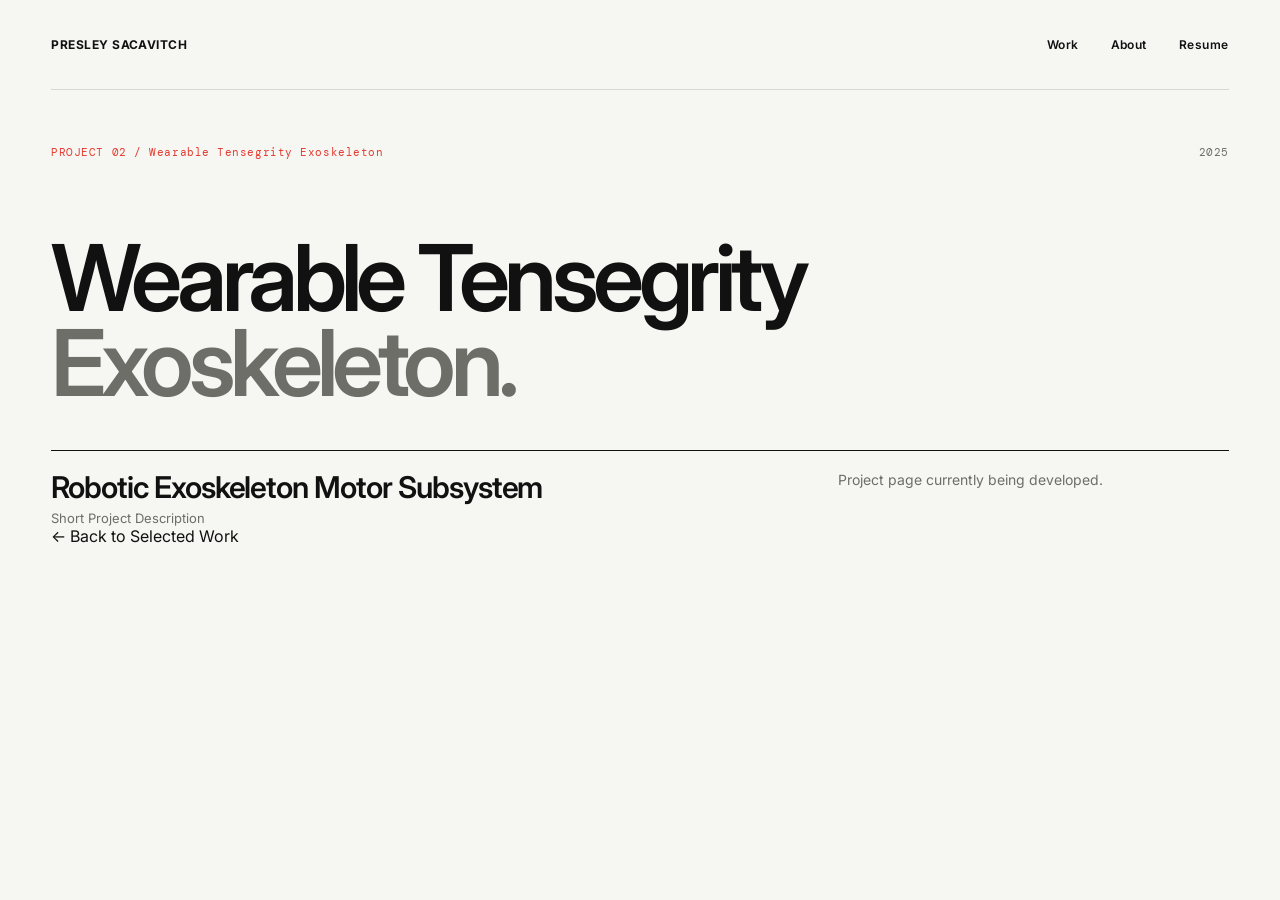
<file: projects/tensegrity.html>
<!DOCTYPE html>
<html lang="en">

<head>
  <meta charset="UTF-8">
  <meta name="viewport" content="width=device-width, initial-scale=1.0">

  <title>PROJECT NAME | Presley Sacavitch</title>

  <link rel="preconnect" href="https://fonts.googleapis.com">
  <link rel="preconnect" href="https://fonts.gstatic.com" crossorigin>

  <link
    href="https://fonts.googleapis.com/css2?family=DM+Mono:wght@300;400;500&family=Inter:wght@400;500;600;700&display=swap"
    rel="stylesheet"
  >

  <link rel="stylesheet" href="../css/styles.css">
</head>


<body>

  <header class="site-header">

    <a class="name" href="../index.html">
      PRESLEY SACAVITCH
    </a>

    <nav>
      <a href="../index.html#work">Work</a>
      <a href="../index.html#about">About</a>
      <a href="../resume.pdf">Resume</a>
    </nav>

  </header>


  <main>

    <section class="case-hero">

      <div class="case-hero-top">
        <span class="eyebrow">PROJECT 02 / Wearable Tensegrity Exoskeleton</span>
        <span class="case-year">2025</span>
      </div>


      <h1 class="case-title">
        Wearable Tensegrity
        <span>Exoskeleton.</span>
      </h1>


      <div class="case-intro">

        <div>
          <h2>Robotic Exoskeleton Motor Subsystem</h2>
          <p>Short Project Description</p>
        </div>

        <p class="case-description">
          Project page currently being developed.
        </p>

      </div>


      <a href="../index.html#work">
        ← Back to Selected Work
      </a>

    </section>

  </main>

</body>

</html>
</file>
<file: css/styles.css>
:root {
  --background: #f6f6f3;
  --text: #111111;
  --muted: #6e6e68;
  --line: #d8d8d2;
  --accent: #e43b2f;

  --page-margin: clamp(24px, 4vw, 72px);
  --section-gap: clamp(90px, 12vw, 180px);
}


/* RESET */

* {
  box-sizing: border-box;
  margin: 0;
  padding: 0;
}

html {
  scroll-behavior: smooth;
}

body {
  background: var(--background);
  color: var(--text);
  font-family: "Inter", sans-serif;
  padding: 0 var(--page-margin);
}

a {
  color: inherit;
  text-decoration: none;
}


/* HEADER */

.site-header {
  height: 90px;

  display: flex;
  align-items: center;
  justify-content: space-between;

  border-bottom: 1px solid var(--line);

  font-size: 12px;
  font-weight: 600;
  letter-spacing: 0.04em;
}

.name {
  font-weight: 700;
}

nav {
  display: flex;
  gap: 32px;
}

nav a {
  transition: opacity 0.2s ease;
}

nav a:hover {
  opacity: 0.45;
}


/* HERO */

.hero {
  min-height: 78vh;

  display: flex;
  flex-direction: column;
  justify-content: space-between;

  padding: 70px 0 45px;
}

.eyebrow,
.location,
.project-number,
.project-tags,
.section-heading {
  font-family: "DM Mono", monospace;
  font-size: 11px;
  letter-spacing: 0.05em;
}

.eyebrow {
  color: var(--accent);
}

.hero h1 {
  max-width: 1150px;

  font-size: clamp(54px, 8vw, 128px);
  line-height: 0.92;
  letter-spacing: -0.065em;
  font-weight: 600;
}

.hero h1 span {
  color: var(--muted);
}

.hero-bottom {
  display: flex;
  align-items: end;
  justify-content: space-between;

  border-top: 1px solid var(--line);
  padding-top: 20px;
}

.hero-bottom p {
  max-width: 380px;
  color: var(--muted);
  line-height: 1.55;
  font-size: 14px;
}


/* PROJECT SECTION */

.projects {
  padding-bottom: var(--section-gap);
}

.section-heading {
  display: flex;
  justify-content: space-between;

  border-bottom: 1px solid var(--text);
  padding-bottom: 12px;
  margin-bottom: 40px;
}


/* PROJECTS */

.project {
  margin-bottom: 70px;
}

.project-image {
  aspect-ratio: 4 / 3;

  background: #e5e5df;

  display: flex;
  align-items: center;
  justify-content: center;

  overflow: hidden;
}
.project-image img {
  width: 100%;
  height: 100%;
  object-fit: cover;

  transition: transform 0.5s ease;
}

.project:hover .project-image img {
  transform: scale(1.015);
}

.project-featured .project-image {
  aspect-ratio: 16 / 8;
}

.project-image span {
  font-family: "DM Mono", monospace;
  font-size: 10px;
  color: #9a9a92;
  letter-spacing: 0.1em;
}

.project-info {
  display: flex;
  justify-content: space-between;
  align-items: flex-start;

  border-top: 1px solid var(--text);
  margin-top: 14px;
  padding-top: 13px;
}

.project-number {
  display: block;
  color: var(--accent);
  margin-bottom: 9px;
}

.project h2 {
  font-size: 27px;
  letter-spacing: -0.035em;
  font-weight: 600;
}

.project-info p {
  color: var(--muted);
  margin-top: 5px;
  font-size: 13px;
}

.project-tags {
  color: var(--muted);
  text-align: right;
}


/* TWO COLUMN PROJECT GALLERY */

.project-grid {
  display: grid;
  grid-template-columns: repeat(2, minmax(0, 1fr));
  column-gap: 30px;
}
/* =====================================
   CASE STUDY
   ===================================== */

.case-study {
  width: 100%;
}


/* CASE HERO */

.case-hero {
  padding: 55px 0 120px;
}

.case-hero-top {
  display: flex;
  justify-content: space-between;
  align-items: center;
  margin-bottom: clamp(45px, 6vw, 85px);
}

.case-year {
  font-family: "DM Mono", monospace;
  font-size: 11px;
  letter-spacing: 0.05em;
  color: var(--muted);
}


/* CASE TITLE */

.case-title {
  max-width: 1300px;

  font-size: clamp(52px, 7.2vw, 110px);
  line-height: 0.92;
  letter-spacing: -0.06em;
  font-weight: 600;

  margin-bottom: 45px;
}

.case-title span {
  display: block;
  color: var(--muted);
}


/* CASE INTRO */

.case-intro {
  display: grid;
  grid-template-columns: 1.3fr 0.7fr;
  gap: 60px;

  border-top: 1px solid var(--text);
  padding-top: 18px;
}

.case-intro h2 {
  font-size: 30px;
  letter-spacing: -0.035em;
  font-weight: 600;
}

.case-intro > div p {
  margin-top: 5px;
  color: var(--muted);
  font-size: 13px;
}

.case-description {
  max-width: 420px;
  color: var(--muted);
  font-size: 14px;
  line-height: 1.6;
}


/* CASE METADATA */

.case-meta {
  display: grid;
  grid-template-columns: repeat(4, 1fr);

  margin-top: 75px;
  margin-bottom: 35px;

  border-top: 1px solid var(--line);
}

.case-meta-item {
  padding: 16px 20px 0 0;
  min-height: 78px;
}

.case-meta-item:not(:last-child) {
  border-right: 1px solid var(--line);
  margin-right: 20px;
}

.case-meta-item span {
  display: block;

  font-family: "DM Mono", monospace;
  font-size: 9px;
  letter-spacing: 0.09em;

  color: var(--accent);
  margin-bottom: 9px;
}

.case-meta-item strong {
  font-size: 13px;
  font-weight: 500;
  line-height: 1.4;
}



/* CASE HERO IMAGE */

.case-hero-image {
  width: min(100%, 750px);
  margin: 0 auto;
  overflow: hidden;
  background: #ffffff;
}

.case-hero-image img {
  display: block;
  width: 100%;
  height: auto;
}
.case-media {
  display: flex;
  align-items: center;
  justify-content: center;

  overflow: hidden;
  background: #ffffff;
}

.case-media img {
  display: block;
  width: 100%;
  height: auto;
}



/* =====================================
   CASE STUDY CONTENT SECTIONS
   ===================================== */

.case-section {
  padding: 90px 0 130px;
  border-top: 1px solid var(--text);
}


/* SECTION LABELS */

.case-section-label {
  margin-bottom: 45px;
}

.case-section-label span {
  font-family: "DM Mono", monospace;
  font-size: 15px;
  font-weight: 500;
  letter-spacing: 0.06em;
  color: var(--accent);
}

/* =====================================
   MEDIA PLACEHOLDERS
   ===================================== */

.media-placeholder {
  min-height: 360px;

  display: flex;
  align-items: center;
  justify-content: center;

  background: #e7e7e1;
  color: #999991;

  font-family: "DM Mono", monospace;
  font-size: 10px;
  letter-spacing: 0.08em;
  text-align: center;

  padding: 30px;
}

.media-large {
  min-height: 520px;
  margin-bottom: 28px;
}

.media-wide-short {
  min-height: 260px;
  margin-top: 30px;
}

.media-final {
  min-height: 560px;
}


/* =====================================
   TWO IMAGE GRID
   ===================================== */

.media-grid {
  display: grid;
  grid-template-columns: repeat(2, minmax(0, 1fr));
  gap: 28px;

  margin-bottom: 45px;
}


/* =====================================
   TECHNICAL CALLOUTS
   ===================================== */

.technical-callouts {
  display: grid;
  grid-template-columns: repeat(3, 1fr);

  margin-top: 45px;
  border-top: 1px solid var(--line);
}

.technical-callouts > div {
  padding: 18px 28px 0 0;
  min-height: 110px;
}

.technical-callouts > div:not(:last-child) {
  border-right: 1px solid var(--line);
  margin-right: 28px;
}

.technical-callouts span {
  display: block;

  font-family: "DM Mono", monospace;
  font-size: 10px;
  letter-spacing: 0.075em;

  color: var(--accent);

  margin-bottom: 11px;
}

.technical-callouts p {
  max-width: 280px;

  color: var(--muted);
  font-size: 13px;
  line-height: 1.55;
}


/* FOUR CALLOUTS IN HUB SECTION */

.hub-section .technical-callouts {
  grid-template-columns: repeat(4, 1fr);
}


/* =====================================
   ANALYSIS
   ===================================== */

.analysis-grid {
  display: grid;
  grid-template-columns: repeat(2, minmax(0, 1fr));
  gap: 28px;
}

.analysis-block .media-placeholder {
  min-height: 390px;
}

.result-placeholder {
  min-height: 130px;

  display: flex;
  align-items: center;

  margin-top: 12px;
  padding: 24px;

  border-top: 1px solid var(--text);

  font-family: "DM Mono", monospace;
  font-size: 11px;
  letter-spacing: 0.07em;

  color: var(--muted);
}


/* =====================================
   MANUFACTURING
   ===================================== */

.process-grid {
  display: grid;
  grid-template-columns: repeat(3, minmax(0, 1fr));
  gap: 28px;

  margin-bottom: 70px;
}

.process-grid .media-placeholder {
  min-height: 320px;
}

.process-grid > div > span {
  display: block;

  margin-top: 12px;

  font-family: "DM Mono", monospace;
  font-size: 10px;
  letter-spacing: 0.07em;

  color: var(--muted);
}


/* =====================================
   TESTING
   ===================================== */

.testing-gallery {
  display: grid;
  grid-template-columns: repeat(2, minmax(0, 1fr));
  gap: 28px;
}

.testing-gallery .media-placeholder {
  min-height: 330px;
}

.results-grid {
  display: grid;
  grid-template-columns: repeat(3, 1fr);
  gap: 28px;

  margin-top: 50px;
}


/* =====================================
   FINAL ASSEMBLY
   ===================================== */

.final-summary {
  display: grid;
  grid-template-columns: repeat(3, 1fr);

  margin-top: 35px;
  border-top: 1px solid var(--text);
}

.final-summary > div {
  padding: 18px 25px 0 0;
  min-height: 90px;
}

.final-summary > div:not(:last-child) {
  border-right: 1px solid var(--line);
  margin-right: 25px;
}

.final-summary span {
  display: block;

  font-family: "DM Mono", monospace;
  font-size: 10px;
  letter-spacing: 0.08em;

  color: var(--accent);

  margin-bottom: 9px;
}

.final-summary p {
  color: var(--muted);
  font-size: 13px;
}

.manufacturing-visit {
  width: min(100%, 700px);
  margin: 0 auto;
}

.expo-photo {
  width: min(100%, 650px);
  margin: 80px auto 0;
}

.expo-caption {
  width: min(100%, 650px);
  margin: 12px auto 0;

  font-family: "DM Mono", monospace;
  font-size: 9px;
  letter-spacing: 0.08em;
  color: var(--muted);
}
.validation-feature {
  display: grid;
  grid-template-columns: 1.4fr 0.6fr;
  gap: 40px;
  align-items: end;

  margin-bottom: 60px;
}

.validation-text {
  padding-top: 18px;
  border-top: 1px solid var(--text);
}

.validation-text span {
  display: block;

  font-family: "DM Mono", monospace;
  font-size: 10px;
  letter-spacing: 0.075em;

  color: var(--accent);
  margin-bottom: 12px;
}

.validation-text p {
  max-width: 330px;

  color: var(--muted);
  font-size: 13px;
  line-height: 1.55;
}
.final-assembly-image {
  width: min(100%, 500px);
  margin: 0 auto;
}

.final-assembly-image img {
  display: block;
  width: 100%;
  height: auto;
}

/* MOBILE */

@media (max-width: 720px) {

  .site-header {
    height: 75px;
  }

  nav {
    gap: 18px;
  }

  .hero {
    min-height: 75vh;
    padding-top: 45px;
  }

  .hero h1 {
    font-size: clamp(50px, 14vw, 78px);
  }

  .hero-bottom {
    align-items: flex-start;
    flex-direction: column;
    gap: 20px;
  }

  .project-grid {
    grid-template-columns: 1fr;
  }

  .project-featured .project-image {
    aspect-ratio: 4 / 3;
  }

  .project-info {
    flex-direction: column;
    gap: 18px;
  }

  .project-tags {
    text-align: left;
  }
    /* CASE STUDY MOBILE */

  .case-hero {
    padding-top: 40px;
  }

  .case-hero-top {
    margin-bottom: 65px;
  }

  .case-title {
    font-size: clamp(60px, 17vw, 100px);
    margin-bottom: 45px;
  }

  .case-intro {
    grid-template-columns: 1fr;
    gap: 25px;
  }

  .case-meta {
    grid-template-columns: repeat(2, 1fr);
    row-gap: 25px;
    margin-top: 55px;
  }

  .case-meta-item:not(:last-child) {
    border-right: none;
    margin-right: 0;
  }



  .case-section-label {
    margin-bottom: 45px;
  }
  
  .case-section {
    padding: 65px 0 90px;
  }

  .media-grid,
  .analysis-grid,
  .testing-gallery {
    grid-template-columns: 1fr;
  }

  .process-grid {
    grid-template-columns: 1fr;
  }

  .technical-callouts,
  .hub-section .technical-callouts {
    grid-template-columns: 1fr;
  }

  .technical-callouts > div:not(:last-child) {
    border-right: none;
    margin-right: 0;
    border-bottom: 1px solid var(--line);
  }

  .results-grid {
    grid-template-columns: 1fr;
  }

  .final-summary {
    grid-template-columns: 1fr;
  }

  .final-summary > div:not(:last-child) {
    border-right: none;
    margin-right: 0;
    border-bottom: 1px solid var(--line);
  }

  .media-large,
  .media-final {
    min-height: 380px;
  }
  .validation-feature {
  grid-template-columns: 1fr;
  gap: 25px;
}
  
}

.project-link {
  display: block;
}
.hub-main-image {
  width: min(100%, 800px);
  margin: 0 auto 28px;
}
.analysis-main-image {
  width: min(100%, 950px);
  margin: 0 auto;
}
</file>
